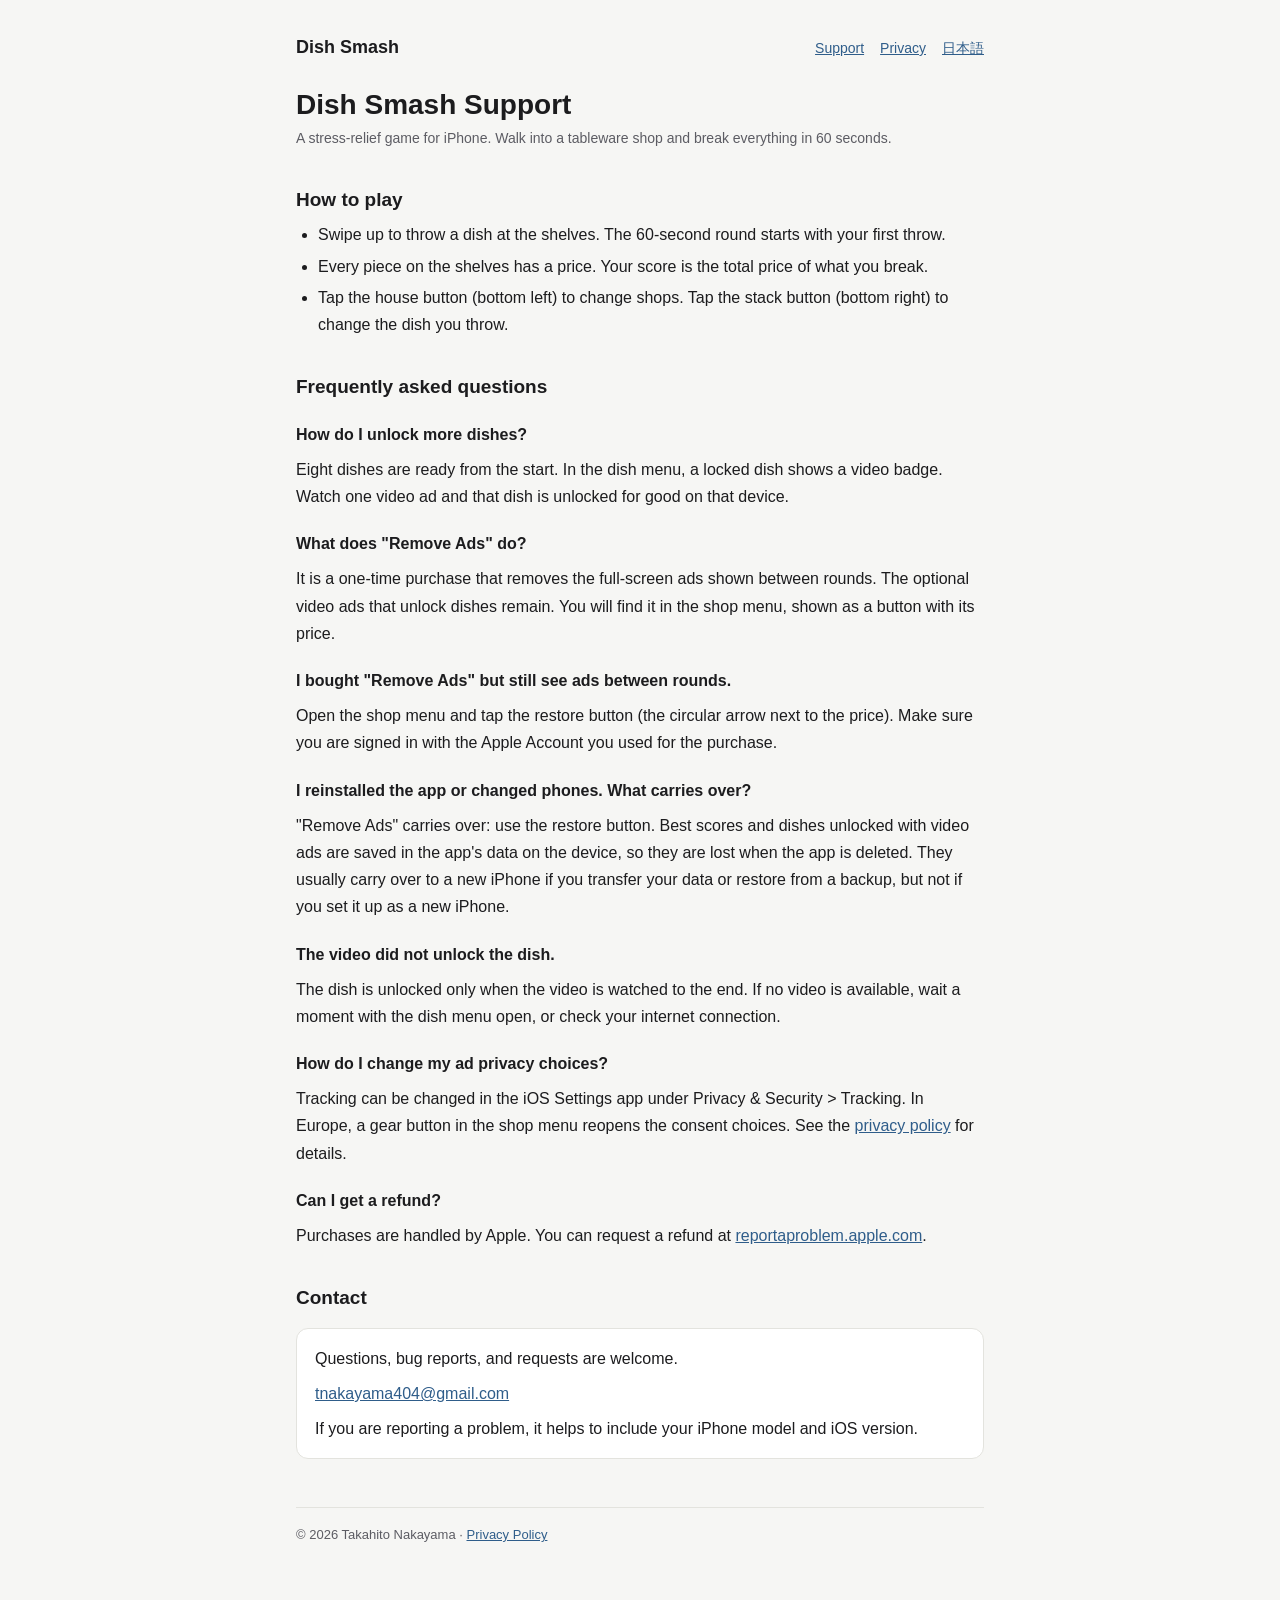
<file: index.html>
<!doctype html>
<html lang="en">
<head>
<meta charset="utf-8">
<meta name="viewport" content="width=device-width, initial-scale=1">
<title>Dish Smash - Support</title>
<meta name="description" content="Support for the iOS game Dish Smash: how to play, purchases, ads, and contact.">
<link rel="stylesheet" href="style.css">
</head>
<body>
<main>
<header class="top">
  <a class="name" href="./">Dish Smash</a>
  <nav><a href="./">Support</a><a href="privacy.html">Privacy</a><a href="ja/" lang="ja">日本語</a></nav>
</header>

<h1>Dish Smash Support</h1>
<p class="meta">A stress-relief game for iPhone. Walk into a tableware shop and break everything in 60 seconds.</p>

<h2>How to play</h2>
<ul>
<li>Swipe up to throw a dish at the shelves. The 60-second round starts with your first throw.</li>
<li>Every piece on the shelves has a price. Your score is the total price of what you break.</li>
<li>Tap the house button (bottom left) to change shops. Tap the stack button (bottom right) to change the dish you throw.</li>
</ul>

<h2>Frequently asked questions</h2>

<h3>How do I unlock more dishes?</h3>
<p>Eight dishes are ready from the start. In the dish menu, a locked dish shows a video badge. Watch one video ad and that dish is unlocked for good on that device.</p>

<h3>What does "Remove Ads" do?</h3>
<p>It is a one-time purchase that removes the full-screen ads shown between rounds. The optional video ads that unlock dishes remain. You will find it in the shop menu, shown as a button with its price.</p>

<h3>I bought "Remove Ads" but still see ads between rounds.</h3>
<p>Open the shop menu and tap the restore button (the circular arrow next to the price). Make sure you are signed in with the Apple Account you used for the purchase.</p>

<h3>I reinstalled the app or changed phones. What carries over?</h3>
<p>"Remove Ads" carries over: use the restore button. Best scores and dishes unlocked with video ads are saved in the app's data on the device, so they are lost when the app is deleted. They usually carry over to a new iPhone if you transfer your data or restore from a backup, but not if you set it up as a new iPhone.</p>

<h3>The video did not unlock the dish.</h3>
<p>The dish is unlocked only when the video is watched to the end. If no video is available, wait a moment with the dish menu open, or check your internet connection.</p>

<h3>How do I change my ad privacy choices?</h3>
<p>Tracking can be changed in the iOS Settings app under Privacy &amp; Security &gt; Tracking. In Europe, a gear button in the shop menu reopens the consent choices. See the <a href="privacy.html">privacy policy</a> for details.</p>

<h3>Can I get a refund?</h3>
<p>Purchases are handled by Apple. You can request a refund at <a href="https://reportaproblem.apple.com/">reportaproblem.apple.com</a>.</p>

<h2>Contact</h2>
<div class="card">
<p>Questions, bug reports, and requests are welcome.</p>
<p><a href="mailto:tnakayama404@gmail.com">tnakayama404@gmail.com</a></p>
<p>If you are reporting a problem, it helps to include your iPhone model and iOS version.</p>
</div>

<footer>© 2026 Takahito Nakayama · <a href="privacy.html">Privacy Policy</a></footer>
</main>
</body>
</html>
</file>
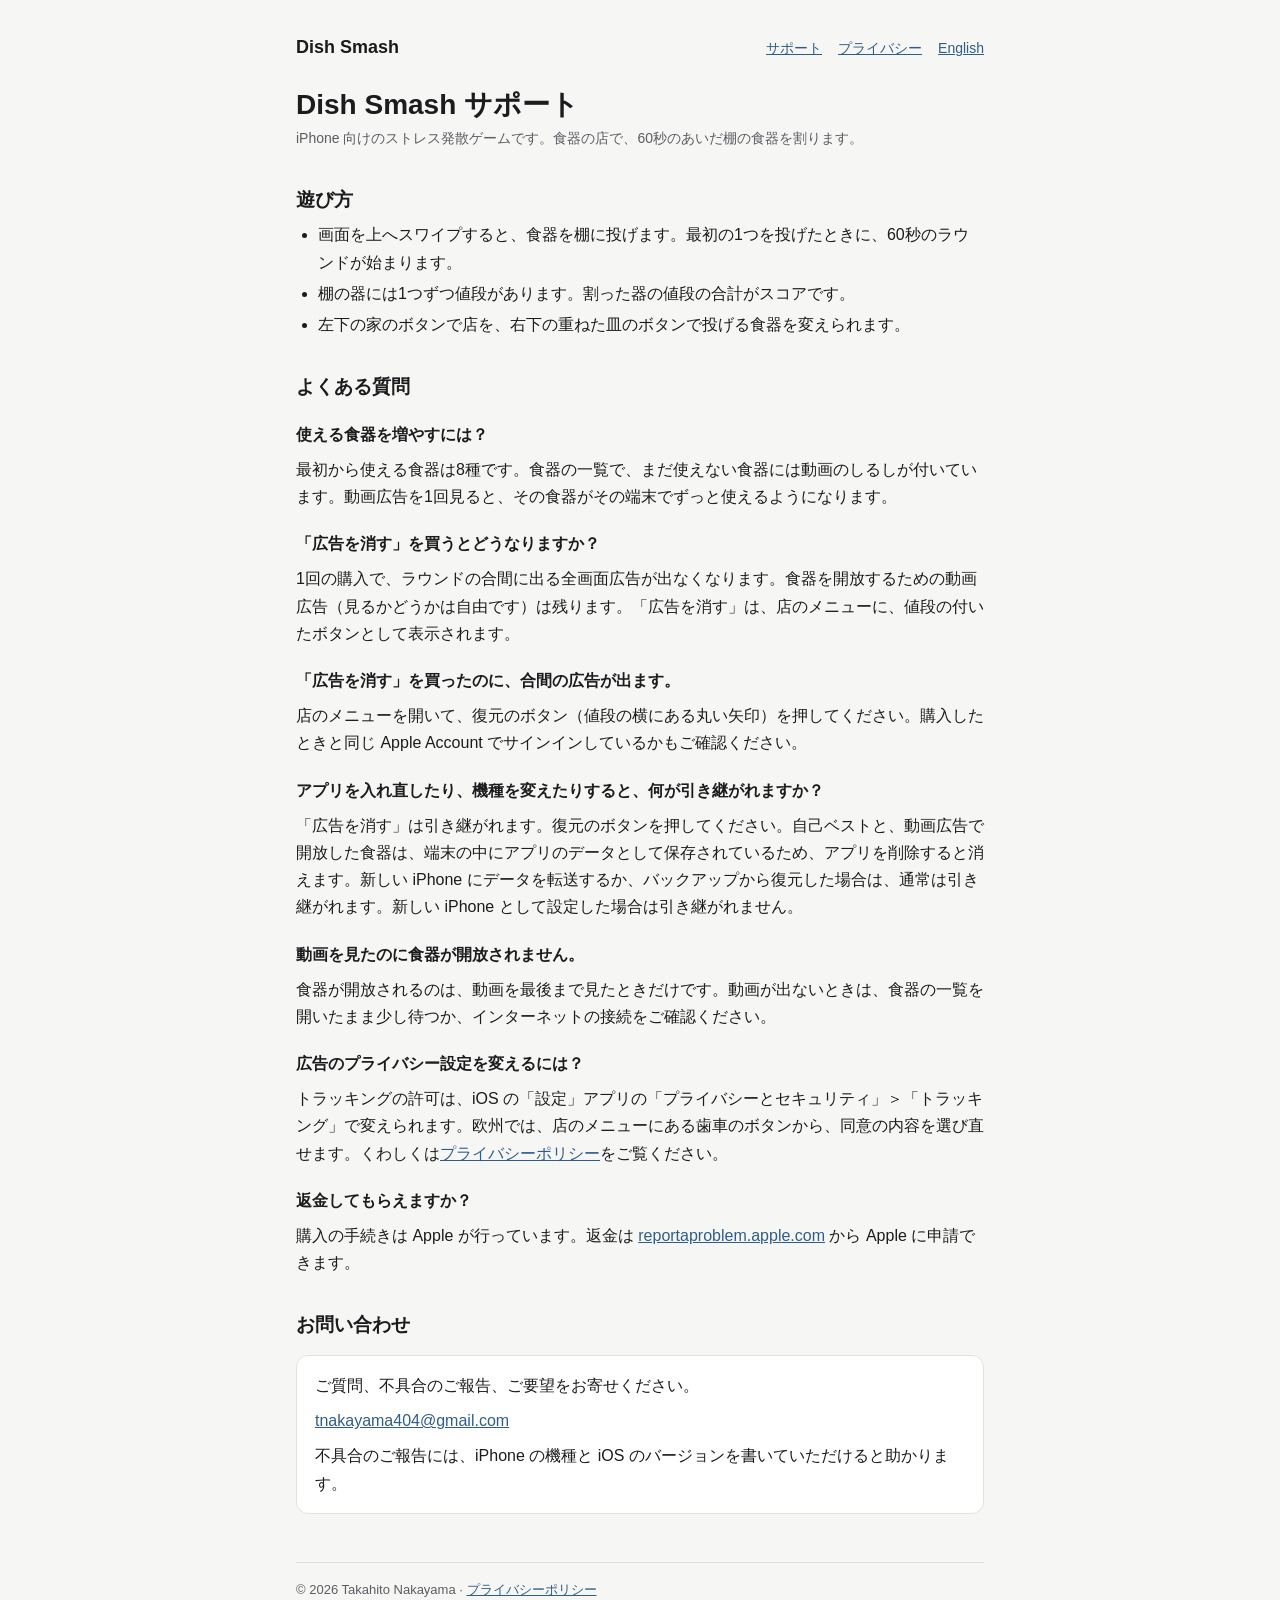
<file: ja/index.html>
<!doctype html>
<html lang="ja">
<head>
<meta charset="utf-8">
<meta name="viewport" content="width=device-width, initial-scale=1">
<title>Dish Smash - サポート</title>
<meta name="description" content="iOS ゲーム「Dish Smash」のサポートページです。遊び方、購入、広告、お問い合わせ先を載せています。">
<link rel="stylesheet" href="../style.css">
</head>
<body>
<main>
<header class="top">
  <a class="name" href="./">Dish Smash</a>
  <nav><a href="./">サポート</a><a href="privacy.html">プライバシー</a><a href="../" lang="en">English</a></nav>
</header>

<h1>Dish Smash サポート</h1>
<p class="meta">iPhone 向けのストレス発散ゲームです。食器の店で、60秒のあいだ棚の食器を割ります。</p>

<h2>遊び方</h2>
<ul>
<li>画面を上へスワイプすると、食器を棚に投げます。最初の1つを投げたときに、60秒のラウンドが始まります。</li>
<li>棚の器には1つずつ値段があります。割った器の値段の合計がスコアです。</li>
<li>左下の家のボタンで店を、右下の重ねた皿のボタンで投げる食器を変えられます。</li>
</ul>

<h2>よくある質問</h2>

<h3>使える食器を増やすには？</h3>
<p>最初から使える食器は8種です。食器の一覧で、まだ使えない食器には動画のしるしが付いています。動画広告を1回見ると、その食器がその端末でずっと使えるようになります。</p>

<h3>「広告を消す」を買うとどうなりますか？</h3>
<p>1回の購入で、ラウンドの合間に出る全画面広告が出なくなります。食器を開放するための動画広告（見るかどうかは自由です）は残ります。「広告を消す」は、店のメニューに、値段の付いたボタンとして表示されます。</p>

<h3>「広告を消す」を買ったのに、合間の広告が出ます。</h3>
<p>店のメニューを開いて、復元のボタン（値段の横にある丸い矢印）を押してください。購入したときと同じ Apple Account でサインインしているかもご確認ください。</p>

<h3>アプリを入れ直したり、機種を変えたりすると、何が引き継がれますか？</h3>
<p>「広告を消す」は引き継がれます。復元のボタンを押してください。自己ベストと、動画広告で開放した食器は、端末の中にアプリのデータとして保存されているため、アプリを削除すると消えます。新しい iPhone にデータを転送するか、バックアップから復元した場合は、通常は引き継がれます。新しい iPhone として設定した場合は引き継がれません。</p>

<h3>動画を見たのに食器が開放されません。</h3>
<p>食器が開放されるのは、動画を最後まで見たときだけです。動画が出ないときは、食器の一覧を開いたまま少し待つか、インターネットの接続をご確認ください。</p>

<h3>広告のプライバシー設定を変えるには？</h3>
<p>トラッキングの許可は、iOS の「設定」アプリの「プライバシーとセキュリティ」＞「トラッキング」で変えられます。欧州では、店のメニューにある歯車のボタンから、同意の内容を選び直せます。くわしくは<a href="privacy.html">プライバシーポリシー</a>をご覧ください。</p>

<h3>返金してもらえますか？</h3>
<p>購入の手続きは Apple が行っています。返金は <a href="https://reportaproblem.apple.com/">reportaproblem.apple.com</a> から Apple に申請できます。</p>

<h2>お問い合わせ</h2>
<div class="card">
<p>ご質問、不具合のご報告、ご要望をお寄せください。</p>
<p><a href="mailto:tnakayama404@gmail.com">tnakayama404@gmail.com</a></p>
<p>不具合のご報告には、iPhone の機種と iOS のバージョンを書いていただけると助かります。</p>
</div>

<footer>© 2026 Takahito Nakayama · <a href="privacy.html">プライバシーポリシー</a></footer>
</main>
</body>
</html>
</file>
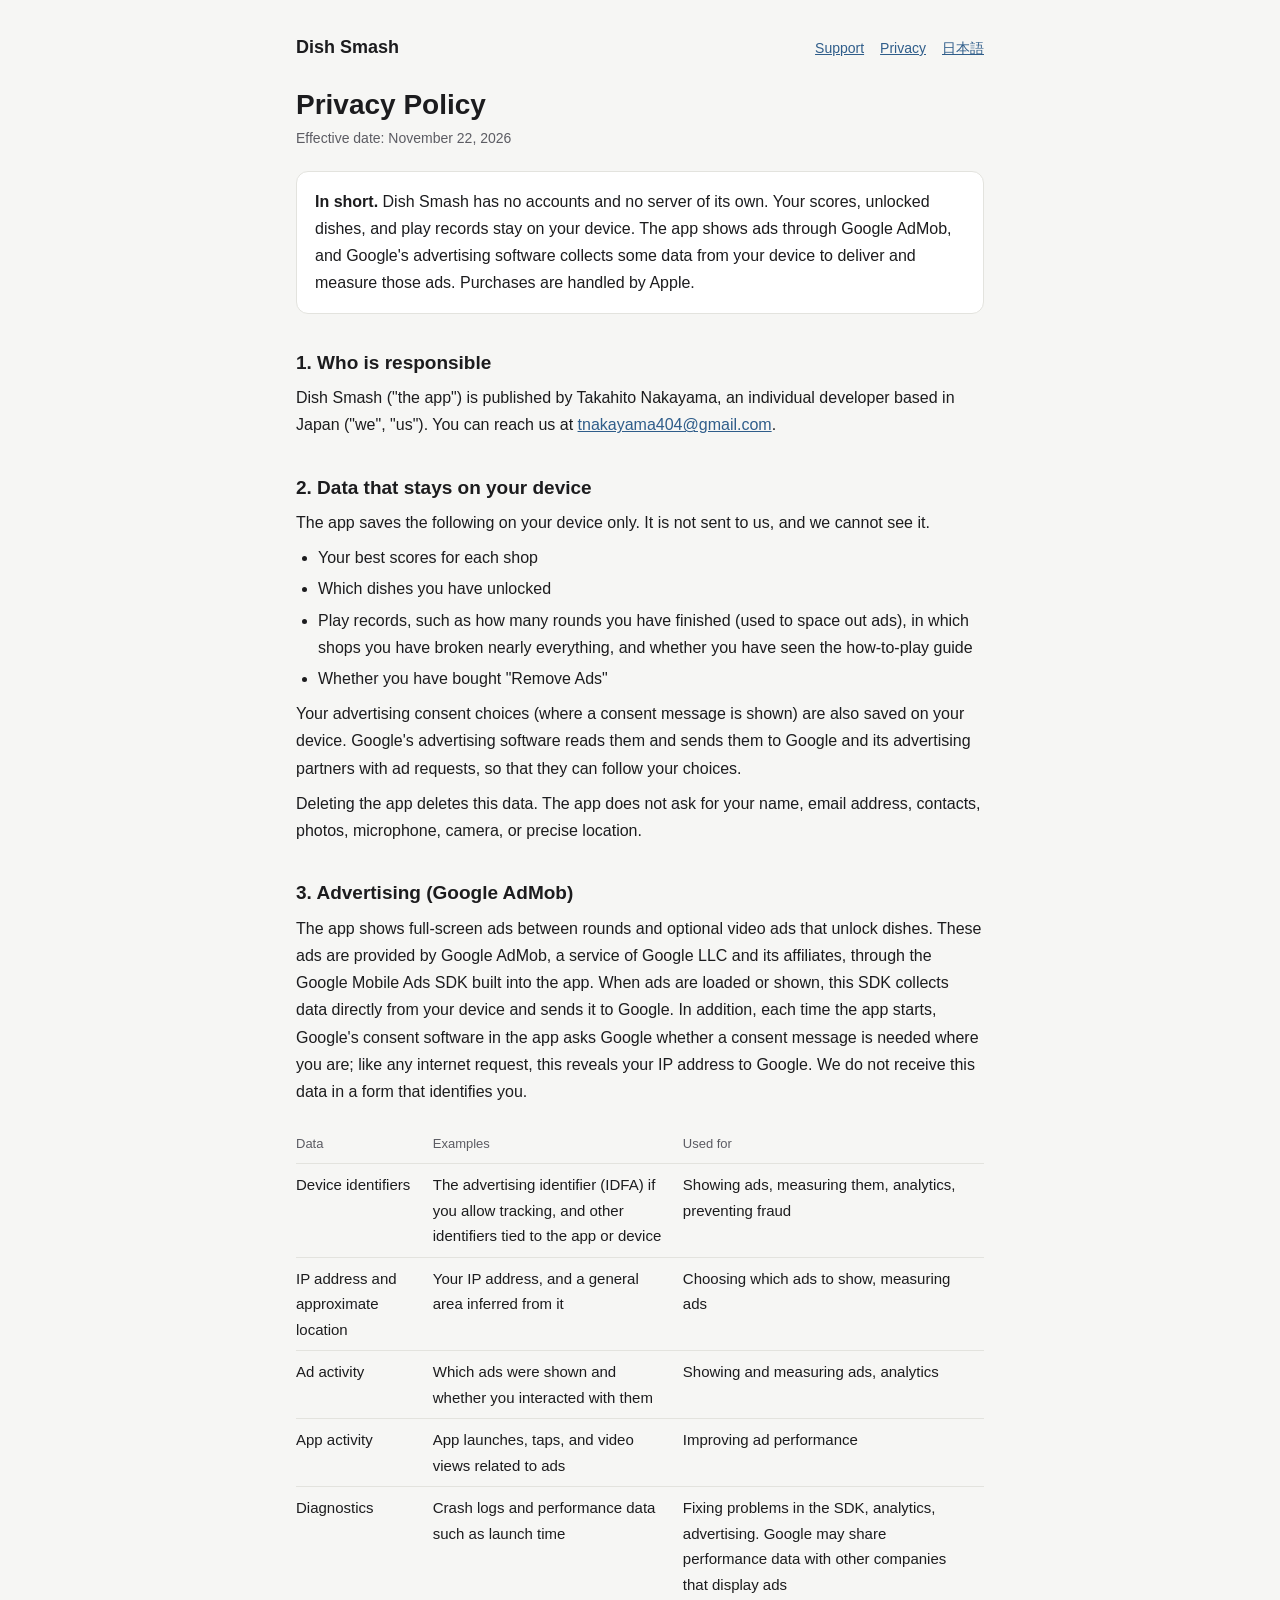
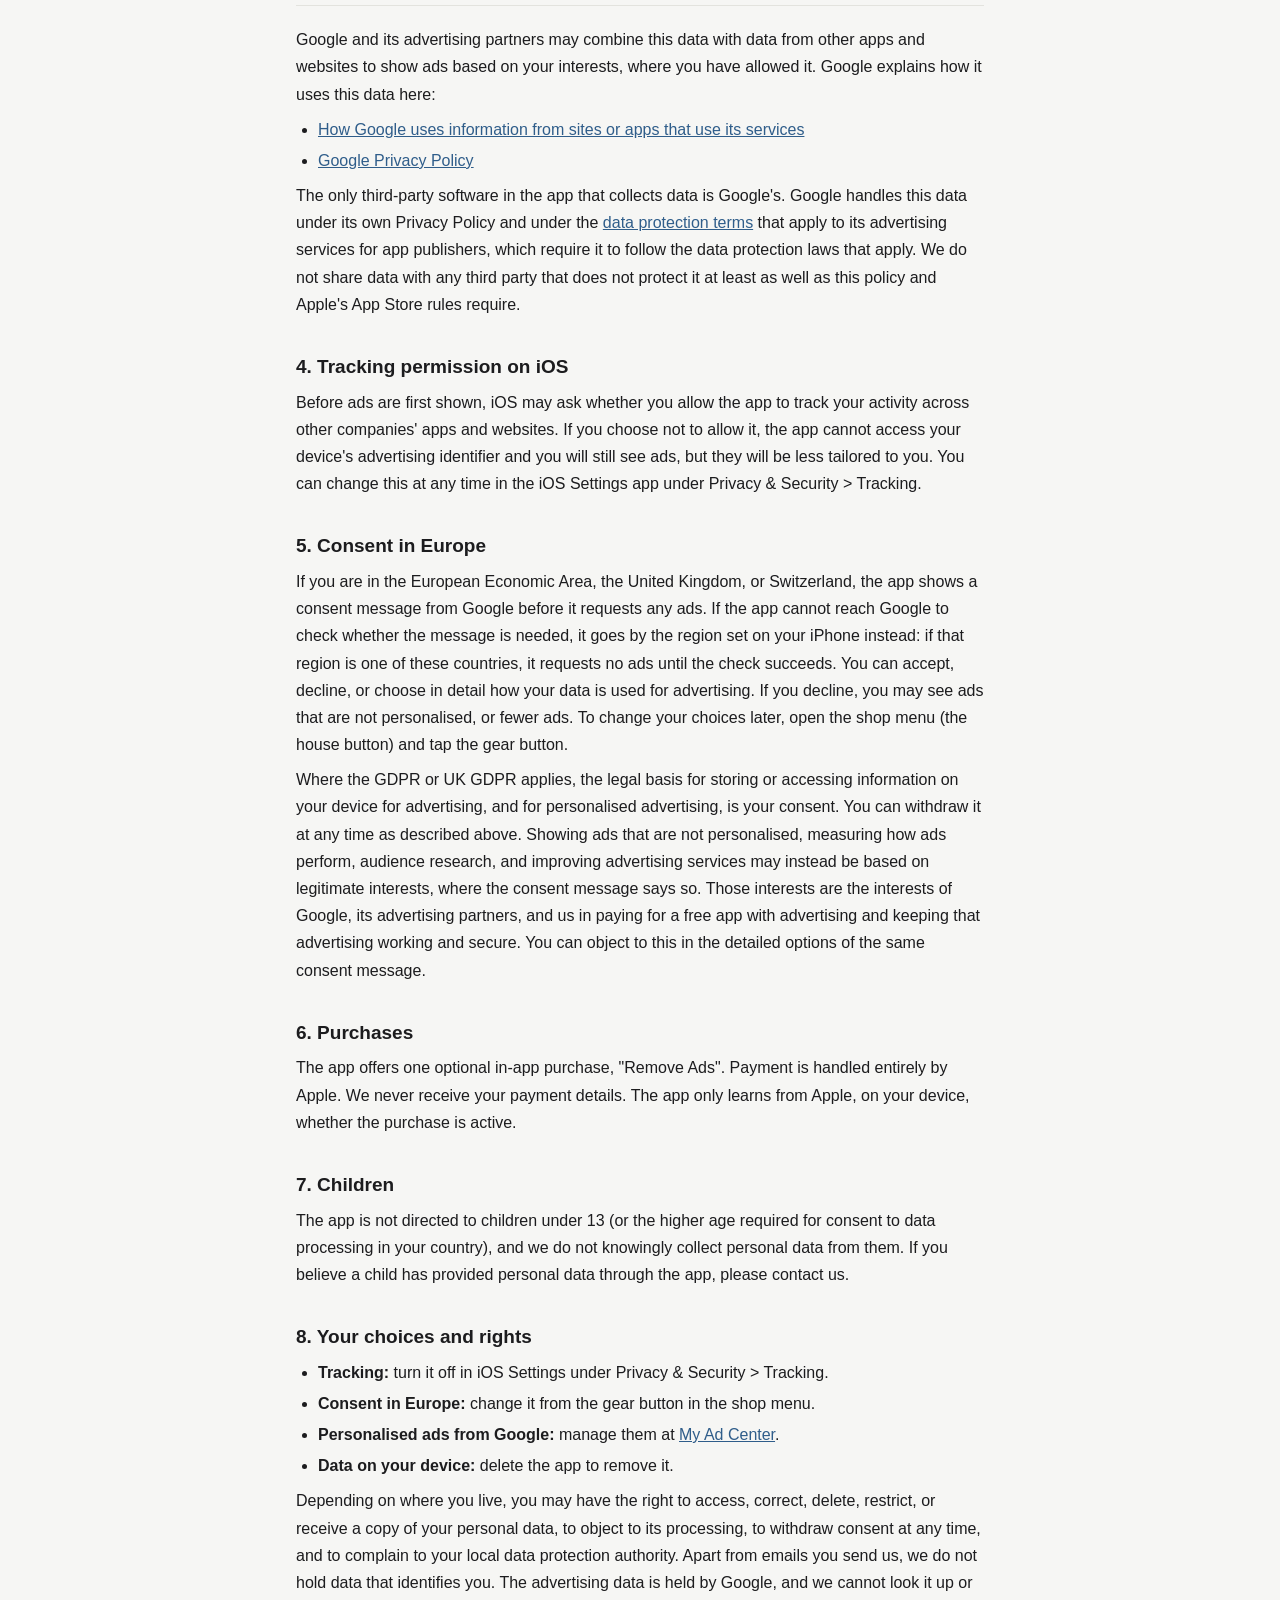
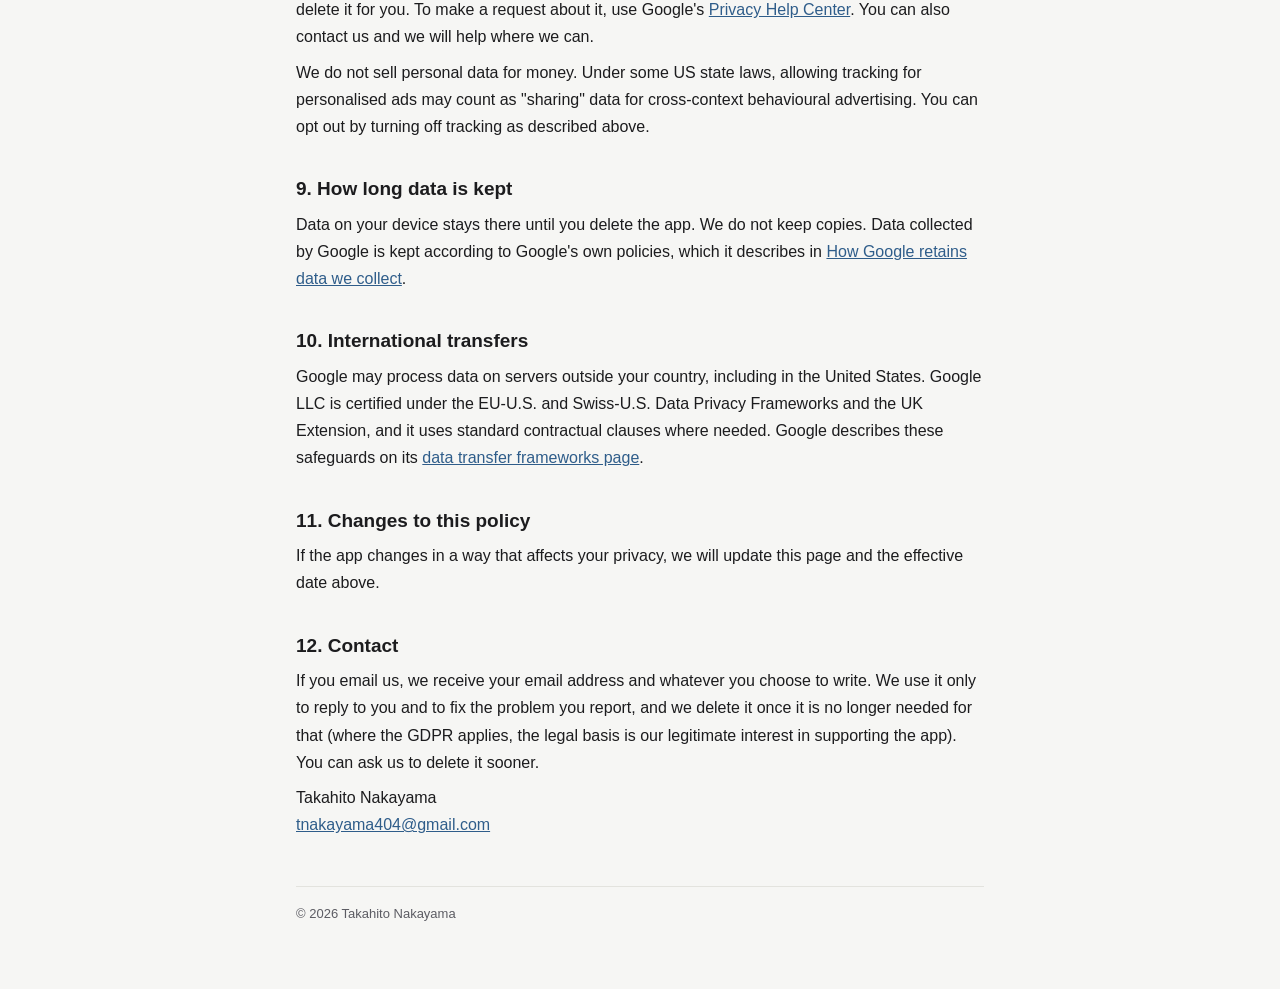
<file: privacy.html>
<!doctype html>
<html lang="en">
<head>
<meta charset="utf-8">
<meta name="viewport" content="width=device-width, initial-scale=1">
<title>Privacy Policy - Dish Smash</title>
<meta name="description" content="Privacy policy for the iOS game Dish Smash.">
<link rel="stylesheet" href="style.css">
</head>
<body>
<main>
<header class="top">
  <a class="name" href="./">Dish Smash</a>
  <nav><a href="./">Support</a><a href="privacy.html">Privacy</a><a href="ja/privacy.html" lang="ja">日本語</a></nav>
</header>

<h1>Privacy Policy</h1>
<p class="meta">Effective date: November 22, 2026</p>

<div class="card">
<p><strong>In short.</strong> Dish Smash has no accounts and no server of its own. Your scores, unlocked dishes, and play records stay on your device. The app shows ads through Google AdMob, and Google's advertising software collects some data from your device to deliver and measure those ads. Purchases are handled by Apple.</p>
</div>

<h2>1. Who is responsible</h2>
<p>Dish Smash ("the app") is published by Takahito Nakayama, an individual developer based in Japan ("we", "us"). You can reach us at <a href="mailto:tnakayama404@gmail.com">tnakayama404@gmail.com</a>.</p>

<h2>2. Data that stays on your device</h2>
<p>The app saves the following on your device only. It is not sent to us, and we cannot see it.</p>
<ul>
<li>Your best scores for each shop</li>
<li>Which dishes you have unlocked</li>
<li>Play records, such as how many rounds you have finished (used to space out ads), in which shops you have broken nearly everything, and whether you have seen the how-to-play guide</li>
<li>Whether you have bought "Remove Ads"</li>
</ul>
<p>Your advertising consent choices (where a consent message is shown) are also saved on your device. Google's advertising software reads them and sends them to Google and its advertising partners with ad requests, so that they can follow your choices.</p>
<p>Deleting the app deletes this data. The app does not ask for your name, email address, contacts, photos, microphone, camera, or precise location.</p>

<h2>3. Advertising (Google AdMob)</h2>
<p>The app shows full-screen ads between rounds and optional video ads that unlock dishes. These ads are provided by Google AdMob, a service of Google LLC and its affiliates, through the Google Mobile Ads SDK built into the app. When ads are loaded or shown, this SDK collects data directly from your device and sends it to Google. In addition, each time the app starts, Google's consent software in the app asks Google whether a consent message is needed where you are; like any internet request, this reveals your IP address to Google. We do not receive this data in a form that identifies you.</p>
<div class="scroll">
<table>
<tr><th>Data</th><th>Examples</th><th>Used for</th></tr>
<tr><td>Device identifiers</td><td>The advertising identifier (IDFA) if you allow tracking, and other identifiers tied to the app or device</td><td>Showing ads, measuring them, analytics, preventing fraud</td></tr>
<tr><td>IP address and approximate location</td><td>Your IP address, and a general area inferred from it</td><td>Choosing which ads to show, measuring ads</td></tr>
<tr><td>Ad activity</td><td>Which ads were shown and whether you interacted with them</td><td>Showing and measuring ads, analytics</td></tr>
<tr><td>App activity</td><td>App launches, taps, and video views related to ads</td><td>Improving ad performance</td></tr>
<tr><td>Diagnostics</td><td>Crash logs and performance data such as launch time</td><td>Fixing problems in the SDK, analytics, advertising. Google may share performance data with other companies that display ads</td></tr>
</table>
</div>
<p>Google and its advertising partners may combine this data with data from other apps and websites to show ads based on your interests, where you have allowed it. Google explains how it uses this data here:</p>
<ul>
<li><a href="https://policies.google.com/technologies/partner-sites">How Google uses information from sites or apps that use its services</a></li>
<li><a href="https://policies.google.com/privacy">Google Privacy Policy</a></li>
</ul>
<p>The only third-party software in the app that collects data is Google's. Google handles this data under its own Privacy Policy and under the <a href="https://business.safety.google/adscontrollerterms/">data protection terms</a> that apply to its advertising services for app publishers, which require it to follow the data protection laws that apply. We do not share data with any third party that does not protect it at least as well as this policy and Apple's App Store rules require.</p>

<h2>4. Tracking permission on iOS</h2>
<p>Before ads are first shown, iOS may ask whether you allow the app to track your activity across other companies' apps and websites. If you choose not to allow it, the app cannot access your device's advertising identifier and you will still see ads, but they will be less tailored to you. You can change this at any time in the iOS Settings app under Privacy &amp; Security &gt; Tracking.</p>

<h2>5. Consent in Europe</h2>
<p>If you are in the European Economic Area, the United Kingdom, or Switzerland, the app shows a consent message from Google before it requests any ads. If the app cannot reach Google to check whether the message is needed, it goes by the region set on your iPhone instead: if that region is one of these countries, it requests no ads until the check succeeds. You can accept, decline, or choose in detail how your data is used for advertising. If you decline, you may see ads that are not personalised, or fewer ads. To change your choices later, open the shop menu (the house button) and tap the gear button.</p>
<p>Where the GDPR or UK GDPR applies, the legal basis for storing or accessing information on your device for advertising, and for personalised advertising, is your consent. You can withdraw it at any time as described above. Showing ads that are not personalised, measuring how ads perform, audience research, and improving advertising services may instead be based on legitimate interests, where the consent message says so. Those interests are the interests of Google, its advertising partners, and us in paying for a free app with advertising and keeping that advertising working and secure. You can object to this in the detailed options of the same consent message.</p>

<h2>6. Purchases</h2>
<p>The app offers one optional in-app purchase, "Remove Ads". Payment is handled entirely by Apple. We never receive your payment details. The app only learns from Apple, on your device, whether the purchase is active.</p>

<h2>7. Children</h2>
<p>The app is not directed to children under 13 (or the higher age required for consent to data processing in your country), and we do not knowingly collect personal data from them. If you believe a child has provided personal data through the app, please contact us.</p>

<h2>8. Your choices and rights</h2>
<ul>
<li><strong>Tracking:</strong> turn it off in iOS Settings under Privacy &amp; Security &gt; Tracking.</li>
<li><strong>Consent in Europe:</strong> change it from the gear button in the shop menu.</li>
<li><strong>Personalised ads from Google:</strong> manage them at <a href="https://myadcenter.google.com/">My Ad Center</a>.</li>
<li><strong>Data on your device:</strong> delete the app to remove it.</li>
</ul>
<p>Depending on where you live, you may have the right to access, correct, delete, restrict, or receive a copy of your personal data, to object to its processing, to withdraw consent at any time, and to complain to your local data protection authority. Apart from emails you send us, we do not hold data that identifies you. The advertising data is held by Google, and we cannot look it up or delete it for you. To make a request about it, use Google's <a href="https://support.google.com/policies/answer/9581826">Privacy Help Center</a>. You can also contact us and we will help where we can.</p>
<p>We do not sell personal data for money. Under some US state laws, allowing tracking for personalised ads may count as "sharing" data for cross-context behavioural advertising. You can opt out by turning off tracking as described above.</p>

<h2>9. How long data is kept</h2>
<p>Data on your device stays there until you delete the app. We do not keep copies. Data collected by Google is kept according to Google's own policies, which it describes in <a href="https://policies.google.com/technologies/retention">How Google retains data we collect</a>.</p>

<h2>10. International transfers</h2>
<p>Google may process data on servers outside your country, including in the United States. Google LLC is certified under the EU-U.S. and Swiss-U.S. Data Privacy Frameworks and the UK Extension, and it uses standard contractual clauses where needed. Google describes these safeguards on its <a href="https://policies.google.com/privacy/frameworks">data transfer frameworks page</a>.</p>

<h2>11. Changes to this policy</h2>
<p>If the app changes in a way that affects your privacy, we will update this page and the effective date above.</p>

<h2>12. Contact</h2>
<p>If you email us, we receive your email address and whatever you choose to write. We use it only to reply to you and to fix the problem you report, and we delete it once it is no longer needed for that (where the GDPR applies, the legal basis is our legitimate interest in supporting the app). You can ask us to delete it sooner.</p>
<p>Takahito Nakayama<br><a href="mailto:tnakayama404@gmail.com">tnakayama404@gmail.com</a></p>

<footer>© 2026 Takahito Nakayama</footer>
</main>
</body>
</html>
</file>
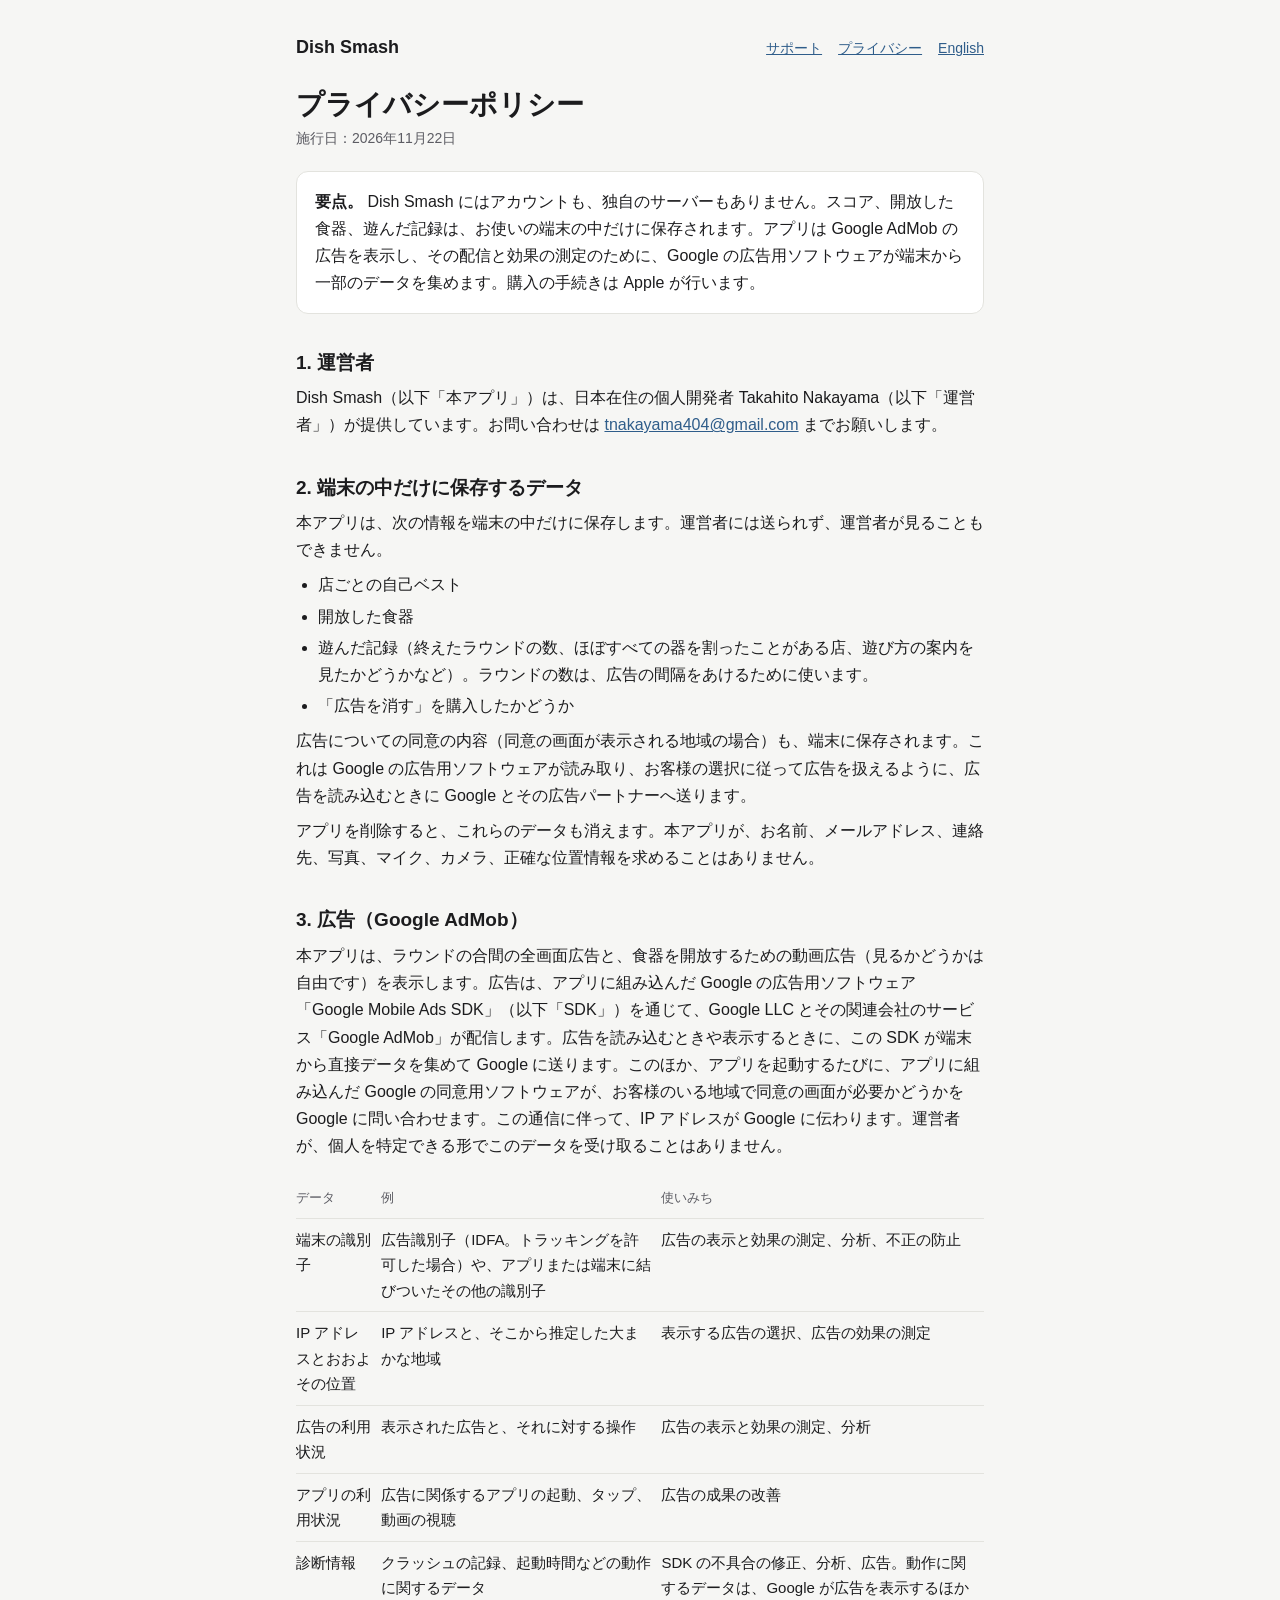
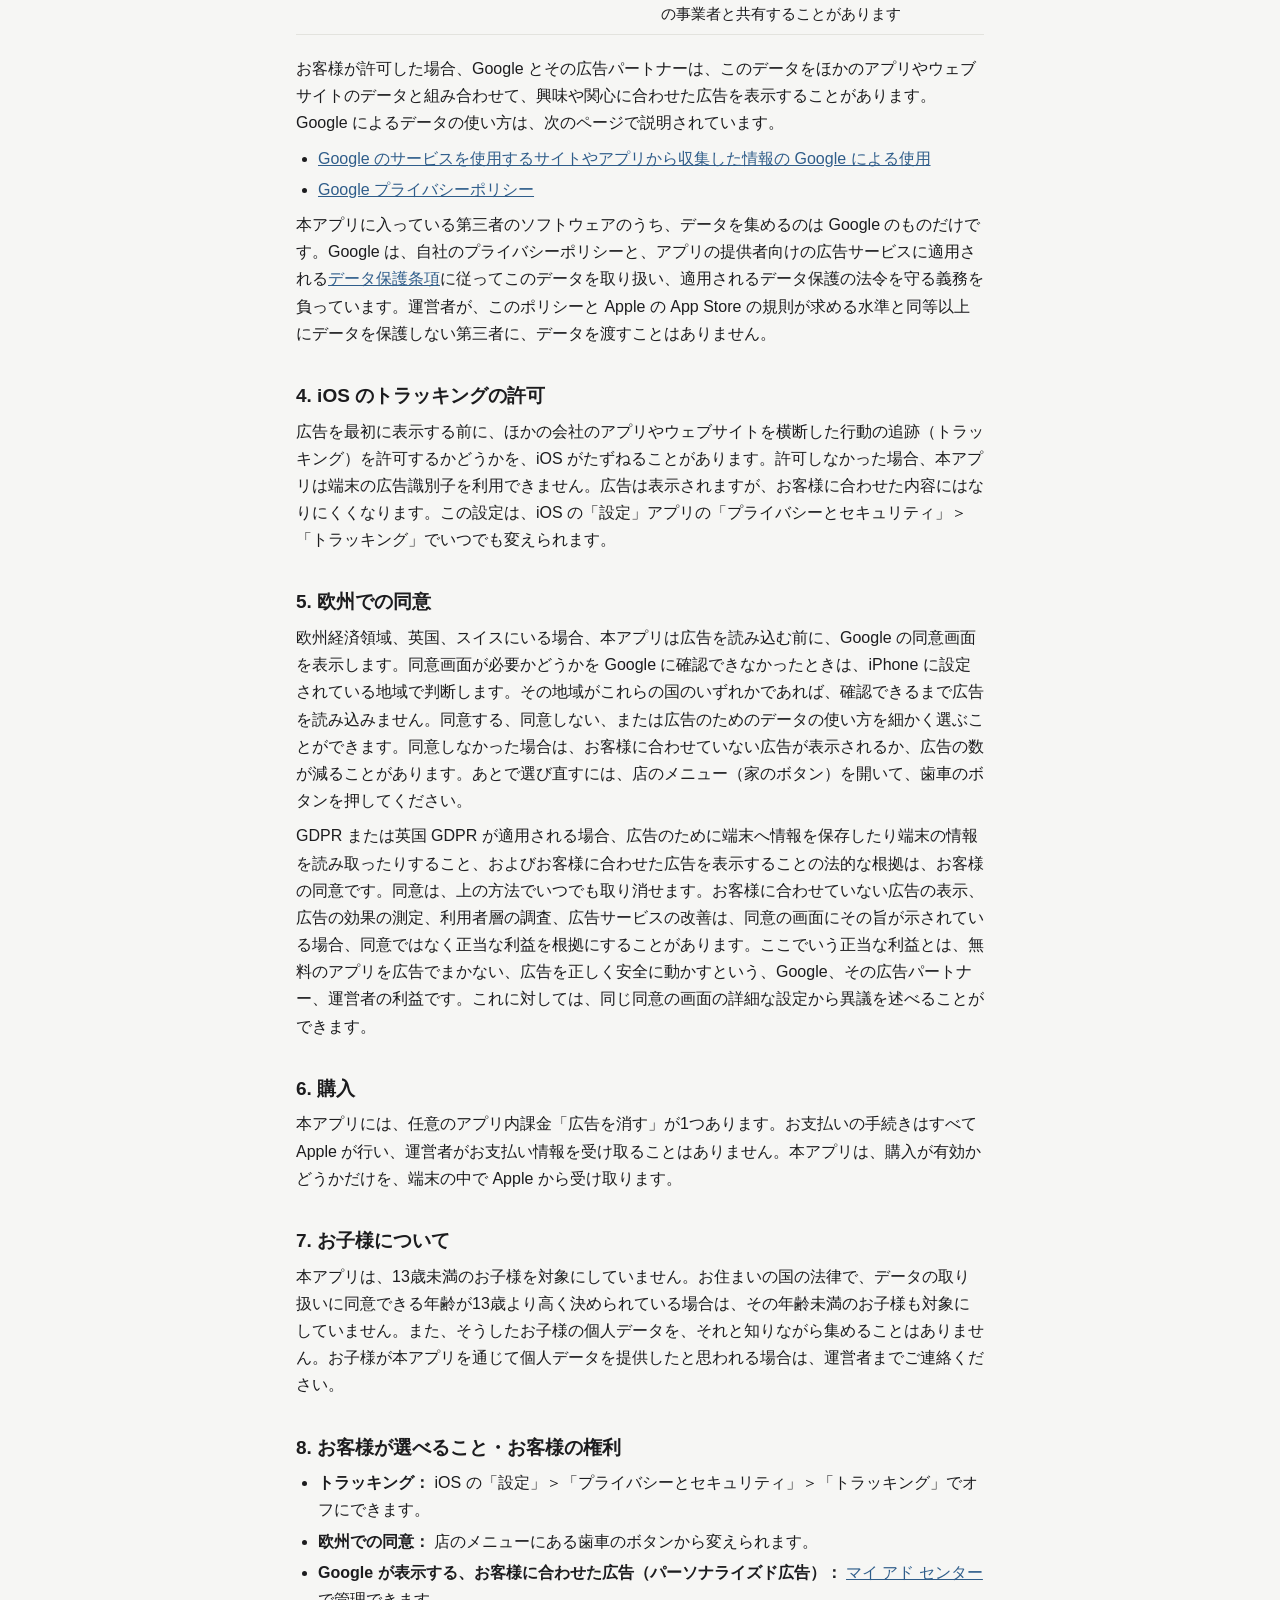
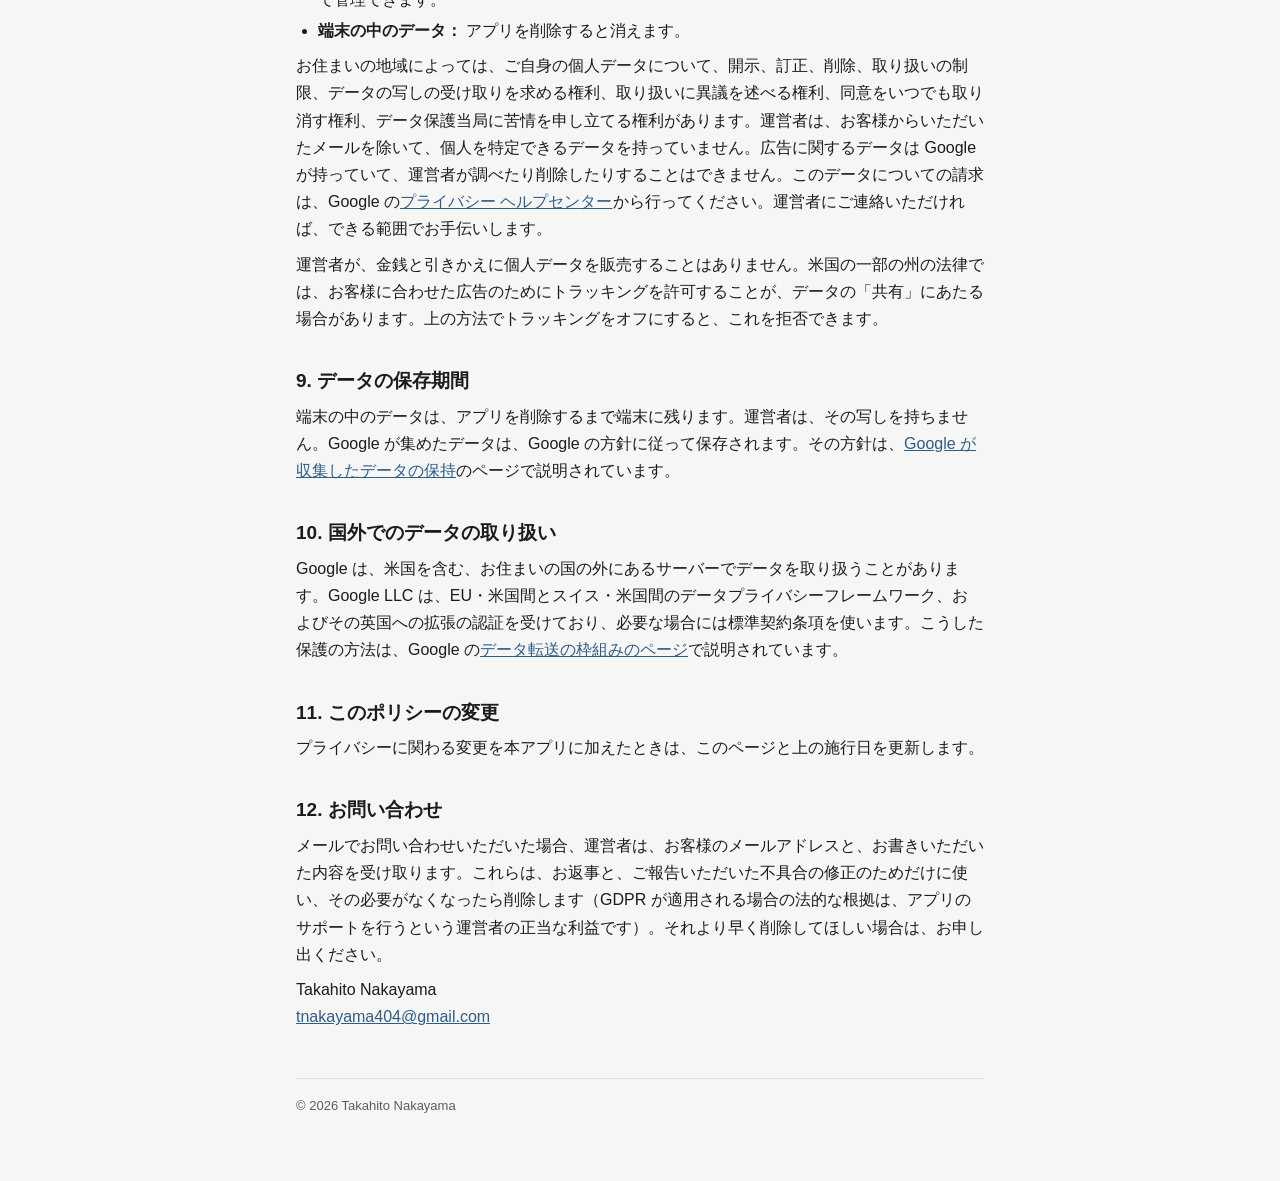
<file: ja/privacy.html>
<!doctype html>
<html lang="ja">
<head>
<meta charset="utf-8">
<meta name="viewport" content="width=device-width, initial-scale=1">
<title>プライバシーポリシー - Dish Smash</title>
<meta name="description" content="iOS ゲーム「Dish Smash」のプライバシーポリシーです。">
<link rel="stylesheet" href="../style.css">
</head>
<body>
<main>
<header class="top">
  <a class="name" href="./">Dish Smash</a>
  <nav><a href="./">サポート</a><a href="privacy.html">プライバシー</a><a href="../privacy.html" lang="en">English</a></nav>
</header>

<h1>プライバシーポリシー</h1>
<p class="meta">施行日：2026年11月22日</p>

<div class="card">
<p><strong>要点。</strong> Dish Smash にはアカウントも、独自のサーバーもありません。スコア、開放した食器、遊んだ記録は、お使いの端末の中だけに保存されます。アプリは Google AdMob の広告を表示し、その配信と効果の測定のために、Google の広告用ソフトウェアが端末から一部のデータを集めます。購入の手続きは Apple が行います。</p>
</div>

<h2>1. 運営者</h2>
<p>Dish Smash（以下「本アプリ」）は、日本在住の個人開発者 Takahito Nakayama（以下「運営者」）が提供しています。お問い合わせは <a href="mailto:tnakayama404@gmail.com">tnakayama404@gmail.com</a> までお願いします。</p>

<h2>2. 端末の中だけに保存するデータ</h2>
<p>本アプリは、次の情報を端末の中だけに保存します。運営者には送られず、運営者が見ることもできません。</p>
<ul>
<li>店ごとの自己ベスト</li>
<li>開放した食器</li>
<li>遊んだ記録（終えたラウンドの数、ほぼすべての器を割ったことがある店、遊び方の案内を見たかどうかなど）。ラウンドの数は、広告の間隔をあけるために使います。</li>
<li>「広告を消す」を購入したかどうか</li>
</ul>
<p>広告についての同意の内容（同意の画面が表示される地域の場合）も、端末に保存されます。これは Google の広告用ソフトウェアが読み取り、お客様の選択に従って広告を扱えるように、広告を読み込むときに Google とその広告パートナーへ送ります。</p>
<p>アプリを削除すると、これらのデータも消えます。本アプリが、お名前、メールアドレス、連絡先、写真、マイク、カメラ、正確な位置情報を求めることはありません。</p>

<h2>3. 広告（Google AdMob）</h2>
<p>本アプリは、ラウンドの合間の全画面広告と、食器を開放するための動画広告（見るかどうかは自由です）を表示します。広告は、アプリに組み込んだ Google の広告用ソフトウェア「Google Mobile Ads SDK」（以下「SDK」）を通じて、Google LLC とその関連会社のサービス「Google AdMob」が配信します。広告を読み込むときや表示するときに、この SDK が端末から直接データを集めて Google に送ります。このほか、アプリを起動するたびに、アプリに組み込んだ Google の同意用ソフトウェアが、お客様のいる地域で同意の画面が必要かどうかを Google に問い合わせます。この通信に伴って、IP アドレスが Google に伝わります。運営者が、個人を特定できる形でこのデータを受け取ることはありません。</p>
<div class="scroll">
<table>
<tr><th>データ</th><th>例</th><th>使いみち</th></tr>
<tr><td>端末の識別子</td><td>広告識別子（IDFA。トラッキングを許可した場合）や、アプリまたは端末に結びついたその他の識別子</td><td>広告の表示と効果の測定、分析、不正の防止</td></tr>
<tr><td>IP アドレスとおおよその位置</td><td>IP アドレスと、そこから推定した大まかな地域</td><td>表示する広告の選択、広告の効果の測定</td></tr>
<tr><td>広告の利用状況</td><td>表示された広告と、それに対する操作</td><td>広告の表示と効果の測定、分析</td></tr>
<tr><td>アプリの利用状況</td><td>広告に関係するアプリの起動、タップ、動画の視聴</td><td>広告の成果の改善</td></tr>
<tr><td>診断情報</td><td>クラッシュの記録、起動時間などの動作に関するデータ</td><td>SDK の不具合の修正、分析、広告。動作に関するデータは、Google が広告を表示するほかの事業者と共有することがあります</td></tr>
</table>
</div>
<p>お客様が許可した場合、Google とその広告パートナーは、このデータをほかのアプリやウェブサイトのデータと組み合わせて、興味や関心に合わせた広告を表示することがあります。Google によるデータの使い方は、次のページで説明されています。</p>
<ul>
<li><a href="https://policies.google.com/technologies/partner-sites?hl=ja">Google のサービスを使用するサイトやアプリから収集した情報の Google による使用</a></li>
<li><a href="https://policies.google.com/privacy?hl=ja">Google プライバシーポリシー</a></li>
</ul>
<p>本アプリに入っている第三者のソフトウェアのうち、データを集めるのは Google のものだけです。Google は、自社のプライバシーポリシーと、アプリの提供者向けの広告サービスに適用される<a href="https://business.safety.google/intl/ja/adscontrollerterms/">データ保護条項</a>に従ってこのデータを取り扱い、適用されるデータ保護の法令を守る義務を負っています。運営者が、このポリシーと Apple の App Store の規則が求める水準と同等以上にデータを保護しない第三者に、データを渡すことはありません。</p>

<h2>4. iOS のトラッキングの許可</h2>
<p>広告を最初に表示する前に、ほかの会社のアプリやウェブサイトを横断した行動の追跡（トラッキング）を許可するかどうかを、iOS がたずねることがあります。許可しなかった場合、本アプリは端末の広告識別子を利用できません。広告は表示されますが、お客様に合わせた内容にはなりにくくなります。この設定は、iOS の「設定」アプリの「プライバシーとセキュリティ」＞「トラッキング」でいつでも変えられます。</p>

<h2>5. 欧州での同意</h2>
<p>欧州経済領域、英国、スイスにいる場合、本アプリは広告を読み込む前に、Google の同意画面を表示します。同意画面が必要かどうかを Google に確認できなかったときは、iPhone に設定されている地域で判断します。その地域がこれらの国のいずれかであれば、確認できるまで広告を読み込みません。同意する、同意しない、または広告のためのデータの使い方を細かく選ぶことができます。同意しなかった場合は、お客様に合わせていない広告が表示されるか、広告の数が減ることがあります。あとで選び直すには、店のメニュー（家のボタン）を開いて、歯車のボタンを押してください。</p>
<p>GDPR または英国 GDPR が適用される場合、広告のために端末へ情報を保存したり端末の情報を読み取ったりすること、およびお客様に合わせた広告を表示することの法的な根拠は、お客様の同意です。同意は、上の方法でいつでも取り消せます。お客様に合わせていない広告の表示、広告の効果の測定、利用者層の調査、広告サービスの改善は、同意の画面にその旨が示されている場合、同意ではなく正当な利益を根拠にすることがあります。ここでいう正当な利益とは、無料のアプリを広告でまかない、広告を正しく安全に動かすという、Google、その広告パートナー、運営者の利益です。これに対しては、同じ同意の画面の詳細な設定から異議を述べることができます。</p>

<h2>6. 購入</h2>
<p>本アプリには、任意のアプリ内課金「広告を消す」が1つあります。お支払いの手続きはすべて Apple が行い、運営者がお支払い情報を受け取ることはありません。本アプリは、購入が有効かどうかだけを、端末の中で Apple から受け取ります。</p>

<h2>7. お子様について</h2>
<p>本アプリは、13歳未満のお子様を対象にしていません。お住まいの国の法律で、データの取り扱いに同意できる年齢が13歳より高く決められている場合は、その年齢未満のお子様も対象にしていません。また、そうしたお子様の個人データを、それと知りながら集めることはありません。お子様が本アプリを通じて個人データを提供したと思われる場合は、運営者までご連絡ください。</p>

<h2>8. お客様が選べること・お客様の権利</h2>
<ul>
<li><strong>トラッキング：</strong> iOS の「設定」＞「プライバシーとセキュリティ」＞「トラッキング」でオフにできます。</li>
<li><strong>欧州での同意：</strong> 店のメニューにある歯車のボタンから変えられます。</li>
<li><strong>Google が表示する、お客様に合わせた広告（パーソナライズド広告）：</strong> <a href="https://myadcenter.google.com/?hl=ja">マイ アド センター</a>で管理できます。</li>
<li><strong>端末の中のデータ：</strong> アプリを削除すると消えます。</li>
</ul>
<p>お住まいの地域によっては、ご自身の個人データについて、開示、訂正、削除、取り扱いの制限、データの写しの受け取りを求める権利、取り扱いに異議を述べる権利、同意をいつでも取り消す権利、データ保護当局に苦情を申し立てる権利があります。運営者は、お客様からいただいたメールを除いて、個人を特定できるデータを持っていません。広告に関するデータは Google が持っていて、運営者が調べたり削除したりすることはできません。このデータについての請求は、Google の<a href="https://support.google.com/policies/answer/9581826?hl=ja">プライバシー ヘルプセンター</a>から行ってください。運営者にご連絡いただければ、できる範囲でお手伝いします。</p>
<p>運営者が、金銭と引きかえに個人データを販売することはありません。米国の一部の州の法律では、お客様に合わせた広告のためにトラッキングを許可することが、データの「共有」にあたる場合があります。上の方法でトラッキングをオフにすると、これを拒否できます。</p>

<h2>9. データの保存期間</h2>
<p>端末の中のデータは、アプリを削除するまで端末に残ります。運営者は、その写しを持ちません。Google が集めたデータは、Google の方針に従って保存されます。その方針は、<a href="https://policies.google.com/technologies/retention?hl=ja">Google が収集したデータの保持</a>のページで説明されています。</p>

<h2>10. 国外でのデータの取り扱い</h2>
<p>Google は、米国を含む、お住まいの国の外にあるサーバーでデータを取り扱うことがあります。Google LLC は、EU・米国間とスイス・米国間のデータプライバシーフレームワーク、およびその英国への拡張の認証を受けており、必要な場合には標準契約条項を使います。こうした保護の方法は、Google の<a href="https://policies.google.com/privacy/frameworks?hl=ja">データ転送の枠組みのページ</a>で説明されています。</p>

<h2>11. このポリシーの変更</h2>
<p>プライバシーに関わる変更を本アプリに加えたときは、このページと上の施行日を更新します。</p>

<h2>12. お問い合わせ</h2>
<p>メールでお問い合わせいただいた場合、運営者は、お客様のメールアドレスと、お書きいただいた内容を受け取ります。これらは、お返事と、ご報告いただいた不具合の修正のためだけに使い、その必要がなくなったら削除します（GDPR が適用される場合の法的な根拠は、アプリのサポートを行うという運営者の正当な利益です）。それより早く削除してほしい場合は、お申し出ください。</p>
<p>Takahito Nakayama<br><a href="mailto:tnakayama404@gmail.com">tnakayama404@gmail.com</a></p>

<footer>© 2026 Takahito Nakayama</footer>
</main>
</body>
</html>
</file>
<file: style.css>
:root {
  --bg: #f6f6f4; --card: #ffffff; --ink: #1c1c1e; --sub: #5c5c63; --line: #e3e3de; --link: #2f5d8a;
}
@media (prefers-color-scheme: dark) {
  :root { --bg: #121214; --card: #1c1c1f; --ink: #f1f1ee; --sub: #a5a5ad; --line: #2c2c31; --link: #8fb8e0; }
}
* { box-sizing: border-box; }
html { -webkit-text-size-adjust: 100%; }
body {
  margin: 0; background: var(--bg); color: var(--ink);
  font: 16px/1.7 -apple-system, BlinkMacSystemFont, "Hiragino Sans", "Segoe UI", Roboto, "Noto Sans JP", sans-serif;
}
main { max-width: 720px; margin: 0 auto; padding: 32px 16px 64px; }
header.top { display: flex; justify-content: space-between; align-items: baseline; gap: 12px; flex-wrap: wrap; margin-bottom: 24px; }
header.top .name { font-weight: 600; font-size: 18px; color: var(--ink); text-decoration: none; }
header.top nav a { margin-left: 16px; font-size: 14px; }
header.top nav a:first-child { margin-left: 0; }
h1 { font-size: 28px; line-height: 1.3; margin: 0 0 4px; font-weight: 600; }
h2 { font-size: 19px; line-height: 1.4; margin: 36px 0 8px; font-weight: 600; }
h3 { font-size: 16px; margin: 20px 0 4px; font-weight: 600; }
p, ul { margin: 8px 0; }
ul { padding-left: 22px; }
li { margin: 4px 0; }
a { color: var(--link); }
.meta { color: var(--sub); font-size: 14px; margin: 0 0 20px; }
.card { background: var(--card); border: 1px solid var(--line); border-radius: 12px; padding: 16px 18px; margin: 16px 0; }
.card p:first-child { margin-top: 0; } .card p:last-child { margin-bottom: 0; }
table { width: 100%; border-collapse: collapse; font-size: 15px; margin: 12px 0; }
th, td { text-align: left; vertical-align: top; padding: 8px 10px 8px 0; border-bottom: 1px solid var(--line); }
th { color: var(--sub); font-weight: 500; font-size: 13px; }
.scroll { overflow-x: auto; }
footer { margin-top: 48px; padding-top: 16px; border-top: 1px solid var(--line); color: var(--sub); font-size: 13px; }
</file>
